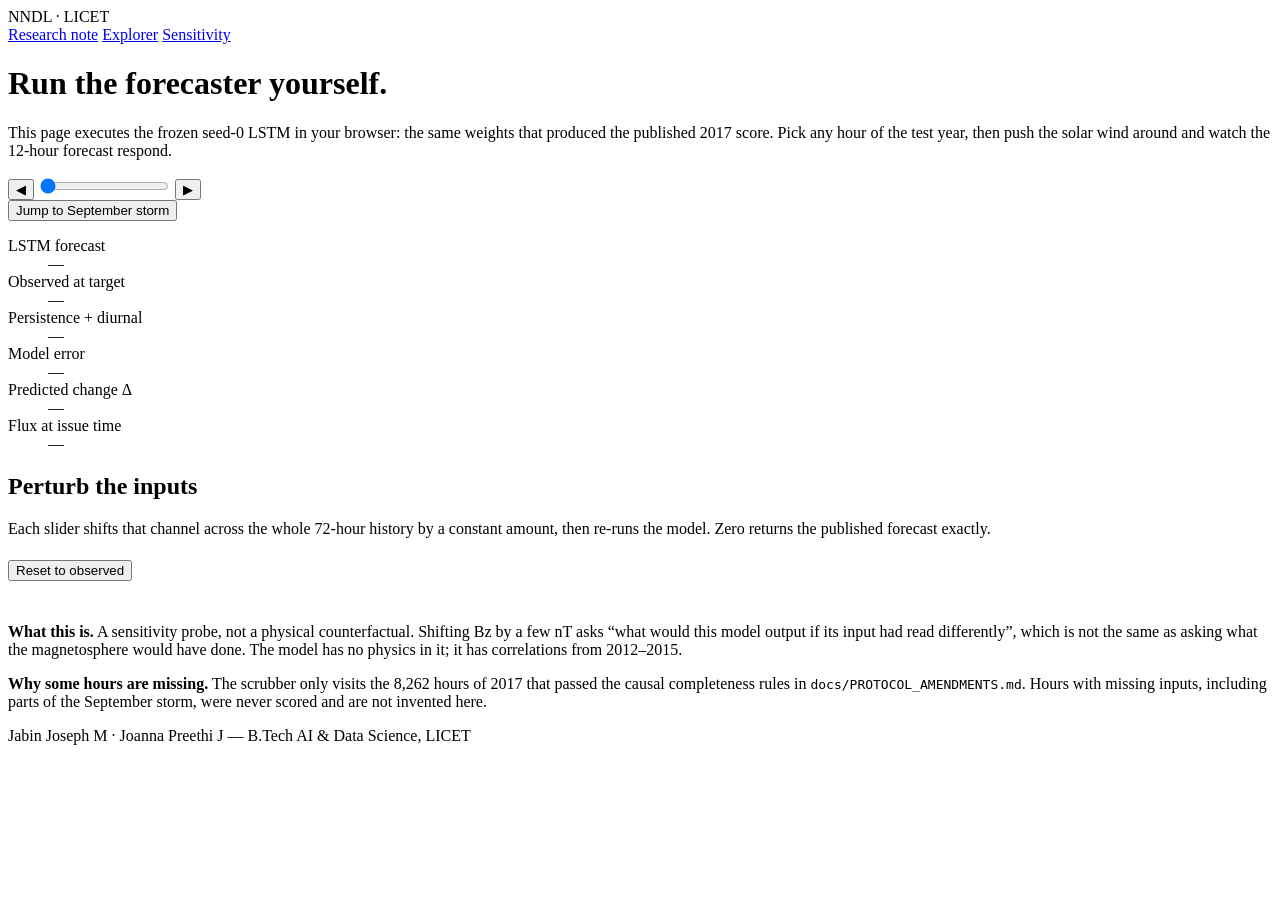
<file: report/demo/explorer.template.html>
<!doctype html>
<html lang="en">
<head>
<meta charset="utf-8">
<meta name="viewport" content="width=device-width,initial-scale=1">
<title>Forecast explorer · 12-hour GEO electron flux</title>
<meta name="description" content="Run the frozen LSTM forecaster in the browser: pick any hour of 2017, perturb the solar-wind inputs, and watch the 12-hour forecast respond.">
<style>/*__DEMO_CSS__*/</style>
</head>
<body>
<div class="shell">
  <header class="masthead">
    <span class="wordmark">NNDL · LICET</span>
    <nav>
      <a href="../index.html">Research note</a>
      <a href="index.html" aria-current="page">Explorer</a>
      <a href="sensitivity.html">Sensitivity</a>
    </nav>
  </header>

  <main>
    <h1>Run the forecaster yourself.</h1>
    <p class="deck">This page executes the frozen seed-0 LSTM in your browser: the same weights that produced the published 2017 score. Pick any hour of the test year, then push the solar wind around and watch the 12-hour forecast respond.</p>

    <div class="scrubber">
      <button id="prev" type="button" title="Previous hour">◀</button>
      <input id="scrub" type="range" min="0" step="1" value="0" aria-label="Forecast issue time">
      <button id="next" type="button" title="Next hour">▶</button>
    </div>
    <div class="scrubber info">
      <time id="issue"></time>
      <span></span>
      <button id="storm" type="button">Jump to September storm</button>
    </div>

    <section class="panel">
      <div class="stage">
        <figure>
          <div id="chart"></div>
          <figcaption id="chart-caption"></figcaption>
        </figure>
      </div>
      <aside class="readout">
        <dl>
          <dt>LSTM forecast</dt>
          <dd class="lead num" id="r-model">—</dd>
          <div class="row-rule"></div>
          <dt><span class="swatch obs"></span>Observed at target</dt>
          <dd class="num" id="r-obs">—</dd>
          <dt><span class="swatch base"></span>Persistence + diurnal</dt>
          <dd class="num" id="r-base">—</dd>
          <dt>Model error</dt>
          <dd class="num" id="r-err">—</dd>
          <div class="row-rule"></div>
          <dt>Predicted change Δ</dt>
          <dd class="num" id="r-delta">—</dd>
          <dt>Flux at issue time</dt>
          <dd class="num" id="r-anchor">—</dd>
        </dl>
        <div class="caution" id="caution" hidden>
          <svg viewBox="0 0 24 24" fill="none" stroke="currentColor" stroke-width="1.7" stroke-linecap="round" aria-hidden="true"><path d="M12 4.5 2.8 20h18.4Z"/><path d="M12 10v4.2"/><path d="M12 17.2h.01"/></svg>
          <div>
            <span class="label">Outside training range</span>
            <p id="caution-text" style="margin:4px 0 0"></p>
          </div>
        </div>
      </aside>
    </section>

    <section class="controls">
      <h2>Perturb the inputs</h2>
      <p class="footnote" style="margin-bottom:18px">Each slider shifts that channel across the whole 72-hour history by a constant amount, then re-runs the model. Zero returns the published forecast exactly.</p>
      <div class="control-grid" id="controls"></div>
      <div style="margin-top:22px;display:flex;gap:10px;flex-wrap:wrap">
        <button id="reset" class="primary" type="button">Reset to observed</button>
      </div>
    </section>

    <section class="controls" style="border-top:1px solid var(--rule);padding-top:26px">
      <p class="footnote"><strong>What this is.</strong> A sensitivity probe, not a physical counterfactual. Shifting Bz by a few nT asks “what would this model output if its input had read differently”, which is not the same as asking what the magnetosphere would have done. The model has no physics in it; it has correlations from 2012–2015.</p>
      <p class="footnote" style="margin-top:12px"><strong>Why some hours are missing.</strong> The scrubber only visits the 8,262 hours of 2017 that passed the causal completeness rules in <code>docs/PROTOCOL_AMENDMENTS.md</code>. Hours with missing inputs, including parts of the September storm, were never scored and are not invented here.</p>
    </section>
  </main>

  <footer>
    <span>Jabin Joseph M · Joanna Preethi J — B.Tech AI &amp; Data Science, LICET</span>
    <span class="provenance" id="provenance"></span>
  </footer>
</div>

<script>
/*__LSTM_JS__*/
/*__RUNTIME_JS__*/
const MODEL = /*__MODEL_JSON__*/;
const SERIES = /*__SERIES_JSON__*/;

const data = loadSeries(SERIES);
const forecaster = buildForecaster(MODEL);
const WINDOW = SERIES.window;
const HORIZON = SERIES.horizonHours;
const SPAN = WINDOW + HORIZON;

// Slider bounds come from the training spread, so the usable range of a control
// is the range the model actually learned something in; the extremes are still
// reachable and still flagged.
const CONTROLS = [
  { channel: 0, label: 'Electron flux', unit: 'log₁₀', step: 0.05, bound: 1.5, format: (v) => v.toFixed(2) },
  { channel: 1, label: 'Solar-wind speed', unit: 'km/s', step: 5, bound: 300, format: (v) => v.toFixed(0) },
  { channel: 2, label: 'IMF Bz (GSM)', unit: 'nT', step: 0.5, bound: 20, format: (v) => v.toFixed(1) },
  { channel: 3, label: 'Dst', unit: 'nT', step: 2, bound: 120, format: (v) => v.toFixed(0) },
];

let offsets = [0, 0, 0, 0];
let sample = 0;

const $ = (id) => document.getElementById(id);
const scrub = $('scrub');
scrub.max = String(data.rows.length - 1);

/* ---- chart ------------------------------------------------------------- */
const W = 920;
const H = 330;
const PAD = { top: 18, right: 112, bottom: 34, left: 58 };

function path(points) {
  let d = '';
  let pen = false;
  for (const [x, y] of points) {
    if (!Number.isFinite(y)) { pen = false; continue; }
    d += (pen ? 'L' : 'M') + x.toFixed(1) + ' ' + y.toFixed(1) + ' ';
    pen = true;
  }
  return d.trim();
}

function drawChart(view) {
  const { row, result, baseline, observed } = view;
  const first = row - WINDOW + 1;

  const history = [];
  const shifted = [];
  const future = [];
  for (let i = 0; i < SPAN; i += 1) {
    const r = first + i;
    const value = data.raw[r * data.channels];
    if (i < WINDOW) {
      history.push(value);
      shifted.push(value + offsets[0]);
    } else {
      future.push(value);
    }
  }

  const candidates = [...history, ...shifted, ...future, result.level, baseline, observed]
    .filter((v) => Number.isFinite(v));
  let lo = Math.min(...candidates);
  let hi = Math.max(...candidates);
  const pad = Math.max(0.25, (hi - lo) * 0.14);
  lo -= pad; hi += pad;

  const x = (i) => PAD.left + (i / (SPAN - 1)) * (W - PAD.left - PAD.right);
  const y = (v) => PAD.top + (1 - (v - lo) / (hi - lo)) * (H - PAD.top - PAD.bottom);

  let svg = `<svg viewBox="0 0 ${W} ${H}" role="img" aria-label="Flux history and 12-hour forecast">`;

  // y grid at whole decades -- real units, not arbitrary ticks.
  for (let decade = Math.ceil(lo); decade <= Math.floor(hi); decade += 1) {
    svg += `<line class="grid-line" x1="${PAD.left}" x2="${W - PAD.right}" y1="${y(decade).toFixed(1)}" y2="${y(decade).toFixed(1)}"/>`;
    svg += `<text class="axis-text" x="${PAD.left - 9}" y="${(y(decade) + 4).toFixed(1)}" text-anchor="end">10${sup(decade)}</text>`;
  }
  svg += `<line class="axis-line" x1="${PAD.left}" x2="${PAD.left}" y1="${PAD.top}" y2="${H - PAD.bottom}"/>`;

  // Ticks are anchored on the issue time so 0 is always labelled; a window that
  // never names its own origin makes the horizon ambiguous.
  for (let hours = -60; hours <= HORIZON; hours += 12) {
    const i = hours + WINDOW - 1;
    svg += `<text class="axis-text" x="${x(i).toFixed(1)}" y="${H - PAD.bottom + 18}" text-anchor="middle">${hours > 0 ? '+' : ''}${hours}</text>`;
  }
  svg += `<text class="axis-text" x="${((PAD.left + W - PAD.right) / 2).toFixed(1)}" y="${H - 3}" text-anchor="middle">hours from issue time</text>`;

  const issueX = x(WINDOW - 1);
  svg += `<line class="issue-rule" x1="${issueX.toFixed(1)}" x2="${issueX.toFixed(1)}" y1="${PAD.top}" y2="${H - PAD.bottom}"/>`;
  svg += `<text class="axis-text" x="${(issueX - 6).toFixed(1)}" y="${PAD.top + 11}" text-anchor="end">issue</text>`;

  // observed truth after the issue time, drawn lighter: it is context, not input
  const futurePoints = [[issueX, y(history[WINDOW - 1])]];
  for (let i = 0; i < future.length; i += 1) futurePoints.push([x(WINDOW + i), y(future[i])]);
  svg += `<path class="series-obs" style="opacity:.42" d="${path(futurePoints)}"/>`;

  svg += `<path class="series-obs" d="${path(history.map((v, i) => [x(i), y(v)]))}"/>`;
  if (offsets[0] !== 0) {
    svg += `<path class="series-shifted" d="${path(shifted.map((v, i) => [x(i), y(v)]))}"/>`;
  }

  const targetX = x(SPAN - 1);
  if (Number.isFinite(baseline)) {
    svg += `<rect x="${(targetX - 3.5).toFixed(1)}" y="${(y(baseline) - 3.5).toFixed(1)}" width="7" height="7" fill="var(--muted)"/>`;
  }
  if (Number.isFinite(observed)) {
    svg += `<circle cx="${targetX.toFixed(1)}" cy="${y(observed).toFixed(1)}" r="4" fill="var(--blue)"/>`;
  }
  svg += `<line class="series-model" x1="${issueX.toFixed(1)}" y1="${y(result.anchor).toFixed(1)}" x2="${targetX.toFixed(1)}" y2="${y(result.level).toFixed(1)}"/>`;
  svg += `<circle cx="${targetX.toFixed(1)}" cy="${y(result.level).toFixed(1)}" r="5.5" fill="var(--signal)"/>`;

  // direct labels instead of a legend
  const labels = [
    { v: result.level, text: 'LSTM', fill: 'var(--signal)' },
    { v: observed, text: 'observed', fill: 'var(--blue)' },
    { v: baseline, text: 'baseline', fill: 'var(--muted)' },
  ].filter((l) => Number.isFinite(l.v)).sort((a, b) => y(a.v) - y(b.v));
  let lastY = -Infinity;
  for (const label of labels) {
    const ly = Math.max(y(label.v) + 4, lastY + 15);
    lastY = ly;
    svg += `<text class="direct-label" x="${(targetX + 11).toFixed(1)}" y="${ly.toFixed(1)}" fill="${label.fill}">${label.text}</text>`;
  }

  svg += '</svg>';
  return svg;
}

const SUPERSCRIPT = { '-': '⁻', 0: '⁰', 1: '¹', 2: '²', 3: '³', 4: '⁴', 5: '⁵', 6: '⁶', 7: '⁷', 8: '⁸', 9: '⁹' };
function sup(n) { return String(n).split('').map((c) => SUPERSCRIPT[c] || c).join(''); }

/* ---- channel strips ----------------------------------------------------- */
function drawStrip(channel) {
  const row = data.rows[sample];
  const first = row - WINDOW + 1;
  const base = [];
  const moved = [];
  for (let t = first; t <= row; t += 1) {
    base.push(physical(data, t, channel));
    moved.push(physical(data, t, channel, offsets[channel]));
  }
  const all = [...base, ...moved].filter(Number.isFinite);
  let lo = Math.min(...all);
  let hi = Math.max(...all);
  if (hi - lo < 1e-6) { hi += 1; lo -= 1; }
  const pad = (hi - lo) * 0.16;
  lo -= pad; hi += pad;
  const w = 260;
  const h = 54;
  const x = (i) => (i / (WINDOW - 1)) * w;
  const y = (v) => h - ((v - lo) / (hi - lo)) * h;
  let svg = `<svg viewBox="0 0 ${w} ${h}" preserveAspectRatio="none" style="height:54px" aria-hidden="true">`;
  svg += `<path class="series-obs" style="stroke-width:1.3" d="${path(base.map((v, i) => [x(i), y(v)]))}"/>`;
  if (offsets[channel] !== 0) {
    svg += `<path class="series-shifted" d="${path(moved.map((v, i) => [x(i), y(v)]))}"/>`;
  }
  svg += '</svg>';
  return svg;
}

/* ---- controls ----------------------------------------------------------- */
function buildControls() {
  $('controls').innerHTML = CONTROLS.map((c) => `
    <div class="control">
      <div class="control-head">
        <span class="label">${c.label}</span>
        <output id="out-${c.channel}">0 ${c.unit}</output>
      </div>
      <div id="strip-${c.channel}"></div>
      <input type="range" id="slider-${c.channel}" min="${-c.bound}" max="${c.bound}" step="${c.step}" value="0"
             aria-label="Shift ${c.label}">
    </div>`).join('');
  for (const c of CONTROLS) {
    $(`slider-${c.channel}`).addEventListener('input', (event) => {
      offsets[c.channel] = Number(event.target.value);
      render();
    });
  }
}

/* ---- render ------------------------------------------------------------- */
function render() {
  const row = data.rows[sample];
  const result = forecastAt(data, forecaster, row, offsets);
  const observed = data.obs[sample];
  const baseline = data.persistenceDiurnal[sample];

  $('chart').innerHTML = drawChart({ row, result, baseline, observed });
  $('issue').textContent = 'Issued ' + formatUtc(rowTime(data, row + 1)) + ' · target ' + formatUtc(rowTime(data, row + 1 + HORIZON));

  const moved = offsets.some((o) => o !== 0);
  $('r-model').textContent = result.level.toFixed(3);
  $('r-obs').textContent = moved ? '—' : observed.toFixed(3);
  $('r-base').textContent = moved ? '—' : baseline.toFixed(3);
  $('r-err').textContent = moved ? '—' : (result.level - observed >= 0 ? '+' : '') + (result.level - observed).toFixed(3);
  $('r-delta').textContent = (result.delta >= 0 ? '+' : '') + result.delta.toFixed(3);
  $('r-anchor').textContent = result.anchor.toFixed(3);

  $('chart-caption').textContent = moved
    ? 'Dashed red shows the perturbed input history. Observed and baseline values are hidden because they describe the real hour, which you have changed.'
    : 'Blue is observed flux; faint blue after the issue line is what actually happened. Red is the 12-hour LSTM forecast; grey square is persistence + diurnal.';

  for (const c of CONTROLS) {
    const out = $(`out-${c.channel}`);
    const value = offsets[c.channel];
    out.textContent = (value > 0 ? '+' : '') + c.format(value) + ' ' + c.unit;
    out.classList.toggle('shifted', value !== 0);
    $(`strip-${c.channel}`).innerHTML = drawStrip(c.channel);
  }

  const flagged = offManifold(data, row, offsets);
  const caution = $('caution');
  caution.hidden = flagged.length === 0;
  if (flagged.length) {
    $('caution-text').textContent = flagged.map((f) => {
      const name = CHANNEL_LABELS[f.channel];
      const unit = f.channel === 0 ? '' : ' ' + CHANNEL_UNITS[f.channel];
      const below = f.low < f.stats.min;
      return `${name} reaches ${(below ? f.low : f.high).toFixed(1)}${unit}, past the training ${below ? 'minimum' : 'maximum'} of ${(below ? f.stats.min : f.stats.max).toFixed(1)}${unit}.`;
    }).join(' ') + ' The model is extrapolating; treat the forecast as unsupported.';
  }

  $('reset').disabled = !moved;
}

/* ---- wiring ------------------------------------------------------------- */
scrub.addEventListener('input', (event) => { sample = Number(event.target.value); render(); });
$('prev').addEventListener('click', () => { sample = Math.max(0, sample - 1); scrub.value = sample; render(); });
$('next').addEventListener('click', () => { sample = Math.min(data.rows.length - 1, sample + 1); scrub.value = sample; render(); });
$('reset').addEventListener('click', () => {
  offsets = [0, 0, 0, 0];
  for (const c of CONTROLS) $(`slider-${c.channel}`).value = '0';
  render();
});
$('storm').addEventListener('click', () => {
  // 2017-09-08 00:00 UTC issue time, inside the largest storm of the test year.
  const target = Date.UTC(2017, 8, 8, 0) ;
  let best = 0;
  let bestGap = Infinity;
  for (let i = 0; i < data.rows.length; i += 1) {
    const gap = Math.abs(rowTime(data, data.rows[i] + 1).getTime() - target);
    if (gap < bestGap) { bestGap = gap; best = i; }
  }
  sample = best;
  scrub.value = sample;
  render();
});

$('provenance').textContent = 'seed 0 · checkpoint ' + MODEL.provenance.checkpoint_sha256.slice(0, 12) + ' · dataset ' + SERIES.provenance.dataset_sha256.slice(0, 12);

buildControls();
// Open on the first scorable hour of the test year. Opening on the storm would
// show the model at its worst, which is as much a cherry-pick as opening on its
// best hour; the storm stays one click away.
render();
</script>
</body>
</html>
</file>
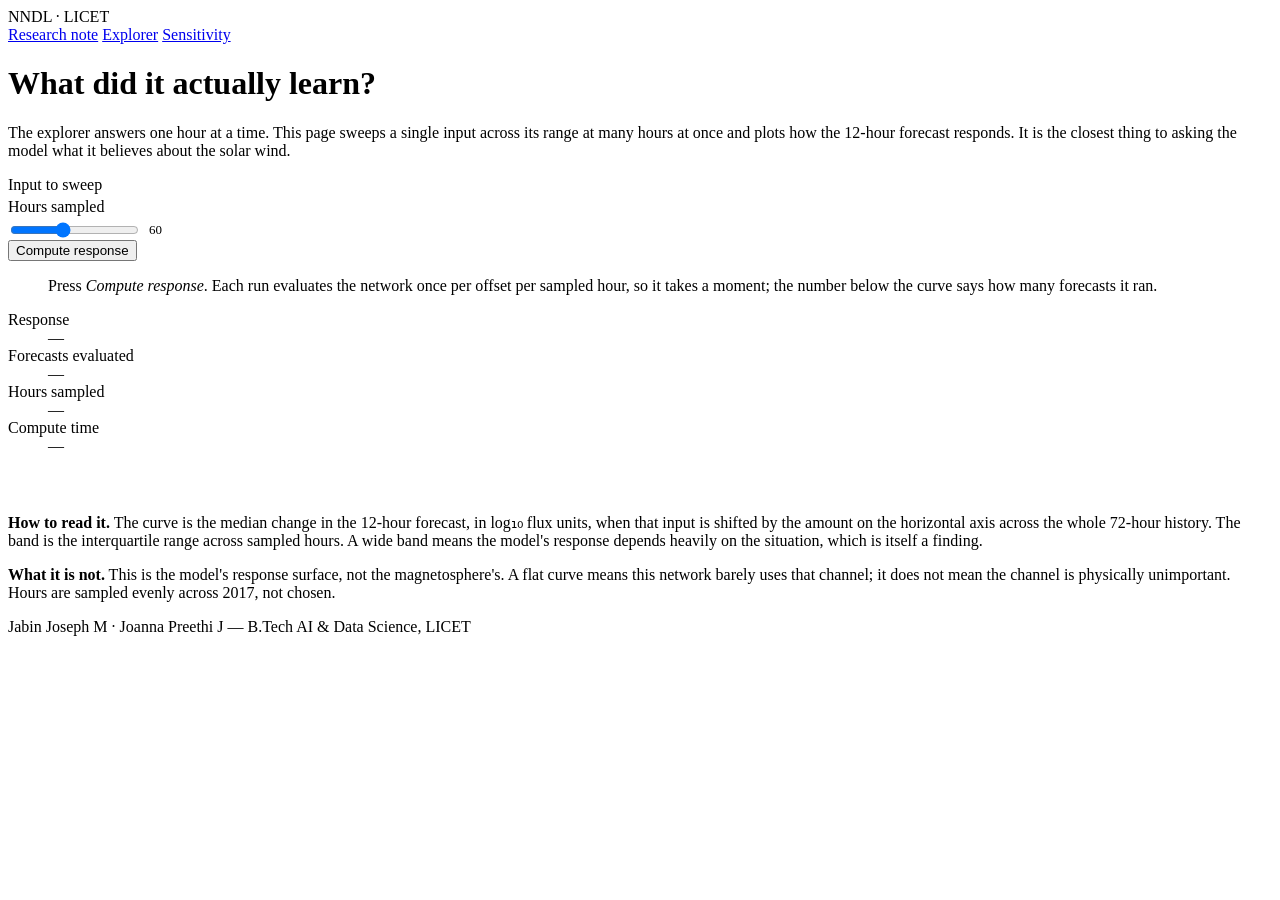
<file: report/demo/sensitivity.template.html>
<!doctype html>
<html lang="en">
<head>
<meta charset="utf-8">
<meta name="viewport" content="width=device-width,initial-scale=1">
<title>Sensitivity · 12-hour GEO electron flux</title>
<meta name="description" content="Sweep one input across its range and plot how the frozen LSTM's 12-hour forecast responds, averaged over the 2017 test year.">
<style>/*__DEMO_CSS__*/</style>
</head>
<body>
<div class="shell">
  <header class="masthead">
    <span class="wordmark">NNDL · LICET</span>
    <nav>
      <a href="../index.html">Research note</a>
      <a href="index.html">Explorer</a>
      <a href="sensitivity.html" aria-current="page">Sensitivity</a>
    </nav>
  </header>

  <main>
    <h1>What did it actually learn?</h1>
    <p class="deck">The explorer answers one hour at a time. This page sweeps a single input across its range at many hours at once and plots how the 12-hour forecast responds. It is the closest thing to asking the model what it believes about the solar wind.</p>

    <div class="control-grid sweep-controls">
      <div class="control">
        <span class="label">Input to sweep</span>
        <div id="channel-buttons" style="display:flex;gap:8px;flex-wrap:wrap;margin-top:4px"></div>
      </div>
      <div class="control">
        <span class="label">Hours sampled</span>
        <div style="display:flex;gap:8px;align-items:center;margin-top:4px">
          <input type="range" id="depth" min="20" max="120" step="20" value="60" aria-label="Number of hours sampled">
          <output id="depth-out" class="num" style="font-size:13px">60</output>
        </div>
      </div>
      <div class="control" style="align-self:end">
        <button id="run" class="primary" type="button">Compute response</button>
      </div>
    </div>

    <section class="panel">
      <div class="stage">
        <figure>
          <div id="chart"></div>
          <figcaption id="caption">Press <em>Compute response</em>. Each run evaluates the network once per offset per sampled hour, so it takes a moment; the number below the curve says how many forecasts it ran.</figcaption>
        </figure>
      </div>
      <aside class="readout">
        <dl>
          <dt id="s-readout-label">Response</dt>
          <dd class="lead num" id="s-readout">—</dd>
          <div class="row-rule"></div>
          <dt>Forecasts evaluated</dt>
          <dd class="num" id="s-count">—</dd>
          <dt>Hours sampled</dt>
          <dd class="num" id="s-hours">—</dd>
          <dt>Compute time</dt>
          <dd class="num" id="s-time">—</dd>
        </dl>
        <div class="caution" id="caution" hidden>
          <svg viewBox="0 0 24 24" fill="none" stroke="currentColor" stroke-width="1.7" stroke-linecap="round" aria-hidden="true"><path d="M12 4.5 2.8 20h18.4Z"/><path d="M12 10v4.2"/><path d="M12 17.2h.01"/></svg>
          <div>
            <span class="label">Shaded ends are extrapolation</span>
            <p style="margin:4px 0 0" id="caution-text"></p>
          </div>
        </div>
      </aside>
    </section>

    <section class="controls" style="padding-top:26px">
      <p class="footnote"><strong>How to read it.</strong> The curve is the median change in the 12-hour forecast, in log₁₀ flux units, when that input is shifted by the amount on the horizontal axis across the whole 72-hour history. The band is the interquartile range across sampled hours. A wide band means the model's response depends heavily on the situation, which is itself a finding.</p>
      <p class="footnote" style="margin-top:12px"><strong>What it is not.</strong> This is the model's response surface, not the magnetosphere's. A flat curve means this network barely uses that channel; it does not mean the channel is physically unimportant. Hours are sampled evenly across 2017, not chosen.</p>
    </section>
  </main>

  <footer>
    <span>Jabin Joseph M · Joanna Preethi J — B.Tech AI &amp; Data Science, LICET</span>
    <span class="provenance" id="provenance"></span>
  </footer>
</div>

<script>
/*__LSTM_JS__*/
/*__RUNTIME_JS__*/
const MODEL = /*__MODEL_JSON__*/;
const SERIES = /*__SERIES_JSON__*/;

const data = loadSeries(SERIES);
const forecaster = buildForecaster(MODEL);
const $ = (id) => document.getElementById(id);

const SWEEPS = [
  { channel: 0, label: 'Electron flux', unit: 'log₁₀', bound: 1.0, tick: (v) => v.toFixed(1) },
  { channel: 1, label: 'Wind speed', unit: 'km/s', bound: 250, tick: (v) => v.toFixed(0) },
  { channel: 2, label: 'IMF Bz', unit: 'nT', bound: 15, tick: (v) => v.toFixed(0) },
  { channel: 3, label: 'Dst', unit: 'nT', bound: 100, tick: (v) => v.toFixed(0) },
];
const STEPS = 21;

let active = 1;
let depth = 60;
let busy = false;

/* ---- sweep -------------------------------------------------------------- */
/** Evenly spaced hours across the test year: deterministic, and stated on the page. */
function sampleRows(count) {
  const rows = [];
  for (let i = 0; i < count; i += 1) {
    rows.push(data.rows[Math.floor((i + 0.5) * data.rows.length / count)]);
  }
  return rows;
}

/**
 * Run the sweep in animation-frame slices so the button can show progress
 * instead of the tab locking up; at 60 hours this is thousands of forward
 * passes and a frozen page would read as a broken one.
 */
function sweep(spec, rows, onDone) {
  const offsets = [];
  for (let s = 0; s < STEPS; s += 1) offsets.push(-spec.bound + (2 * spec.bound * s) / (STEPS - 1));
  const zero = (STEPS - 1) / 2;
  const columns = offsets.map(() => []);
  const started = performance.now();
  let evaluated = 0;
  let index = 0;

  function chunk() {
    const until = performance.now() + 24;
    while (index < rows.length && performance.now() < until) {
      const row = rows[index];
      const shift = [0, 0, 0, 0];
      const base = forecastAt(data, forecaster, row, shift).level;
      for (let s = 0; s < STEPS; s += 1) {
        shift[spec.channel] = offsets[s];
        columns[s].push(forecastAt(data, forecaster, row, shift).level - base);
        evaluated += 1;
      }
      evaluated += 1;
      index += 1;
    }
    $('run').textContent = `Computing ${Math.round((index / rows.length) * 100)}%`;
    if (index < rows.length) { requestAnimationFrame(chunk); return; }
    onDone({ offsets, columns, zero, evaluated, elapsed: performance.now() - started });
  }
  requestAnimationFrame(chunk);
}

const quantile = (sorted, q) => {
  const pos = (sorted.length - 1) * q;
  const low = Math.floor(pos);
  return sorted[low] + (sorted[Math.min(low + 1, sorted.length - 1)] - sorted[low]) * (pos - low);
};

/* ---- chart -------------------------------------------------------------- */
// top padding leaves a clear band for the axis title above the highest tick
const W = 920, H = 372, PAD = { top: 38, right: 26, bottom: 46, left: 70 };

function draw(spec, result) {
  const stats = result.columns.map((column) => {
    const sorted = [...column].sort((a, b) => a - b);
    return { lo: quantile(sorted, 0.25), mid: quantile(sorted, 0.5), hi: quantile(sorted, 0.75) };
  });
  const values = stats.flatMap((s) => [s.lo, s.hi]);
  let lo = Math.min(...values, 0), hi = Math.max(...values, 0);
  const pad = Math.max(0.02, (hi - lo) * 0.16);
  lo -= pad; hi += pad;

  const x = (v) => PAD.left + ((v + spec.bound) / (2 * spec.bound)) * (W - PAD.left - PAD.right);
  const y = (v) => PAD.top + (1 - (v - lo) / (hi - lo)) * (H - PAD.top - PAD.bottom);

  let svg = `<svg viewBox="0 0 ${W} ${H}" role="img" aria-label="Forecast response to ${spec.label}">`;

  // Extrapolation shading: offsets that push the median hour past anything the
  // training years contained.
  const stat = data.trainStats[spec.channel];
  const median = stat.p50;
  const lowLimit = stat.min - median;
  const highLimit = stat.max - median;
  if (-spec.bound < lowLimit) {
    svg += `<rect x="${x(-spec.bound).toFixed(1)}" y="${PAD.top}" width="${(x(lowLimit) - x(-spec.bound)).toFixed(1)}" height="${H - PAD.top - PAD.bottom}" fill="var(--amber-soft)" opacity=".55"/>`;
  }
  if (spec.bound > highLimit) {
    svg += `<rect x="${x(highLimit).toFixed(1)}" y="${PAD.top}" width="${(x(spec.bound) - x(highLimit)).toFixed(1)}" height="${H - PAD.top - PAD.bottom}" fill="var(--amber-soft)" opacity=".55"/>`;
  }

  for (let t = 0; t <= 4; t += 1) {
    const value = lo + ((hi - lo) * t) / 4;
    svg += `<line class="grid-line" x1="${PAD.left}" x2="${W - PAD.right}" y1="${y(value).toFixed(1)}" y2="${y(value).toFixed(1)}"/>`;
    svg += `<text class="axis-text" x="${PAD.left - 10}" y="${(y(value) + 4).toFixed(1)}" text-anchor="end">${value >= 0 ? '+' : ''}${value.toFixed(2)}</text>`;
  }
  svg += `<line class="axis-line" x1="${PAD.left}" x2="${W - PAD.right}" y1="${y(0).toFixed(1)}" y2="${y(0).toFixed(1)}"/>`;
  svg += `<line class="issue-rule" x1="${x(0).toFixed(1)}" x2="${x(0).toFixed(1)}" y1="${PAD.top}" y2="${H - PAD.bottom}"/>`;

  for (let s = 0; s < STEPS; s += 5) {
    const value = result.offsets[s];
    svg += `<text class="axis-text" x="${x(value).toFixed(1)}" y="${H - PAD.bottom + 19}" text-anchor="middle">${value > 0 ? '+' : ''}${spec.tick(value)}</text>`;
  }
  svg += `<text class="axis-text" x="${((PAD.left + W - PAD.right) / 2).toFixed(1)}" y="${H - 8}" text-anchor="middle">shift applied to ${spec.label.toLowerCase()} (${spec.unit})</text>`;
  svg += `<text class="axis-text" x="${PAD.left - 10}" y="16" text-anchor="end">Δ forecast</text>`;
  svg += `<text class="axis-text" x="${PAD.left + 6}" y="16">log₁₀ flux, median across sampled hours</text>`;

  const band = result.offsets.map((v, s) => `${x(v).toFixed(1)} ${y(stats[s].hi).toFixed(1)}`)
    .concat(result.offsets.map((v, s) => `${x(v).toFixed(1)} ${y(stats[s].lo).toFixed(1)}`).reverse());
  svg += `<path d="M${band.join(' L')} Z" fill="var(--signal)" opacity=".13"/>`;

  let d = '';
  result.offsets.forEach((v, s) => { d += (s ? 'L' : 'M') + x(v).toFixed(1) + ' ' + y(stats[s].mid).toFixed(1) + ' '; });
  svg += `<path class="series-model" d="${d.trim()}"/>`;
  svg += `<circle cx="${x(0).toFixed(1)}" cy="${y(stats[result.zero].mid).toFixed(1)}" r="4" fill="var(--ink)"/>`;
  svg += '</svg>';

  // Slope per physical unit, measured across the middle of the range where the
  // model is on firm ground.
  const span = result.offsets[STEPS - 2] - result.offsets[1];
  const slope = (stats[STEPS - 2].mid - stats[1].mid) / span;
  return { svg, slope, stats };
}

/* ---- render ------------------------------------------------------------- */
function renderButtons() {
  $('channel-buttons').innerHTML = SWEEPS.map((s) =>
    `<button type="button" data-channel="${s.channel}"${s.channel === active ? ' class="primary"' : ''}>${s.label}</button>`).join('');
  $('channel-buttons').querySelectorAll('button').forEach((button) => {
    button.addEventListener('click', () => {
      active = Number(button.dataset.channel);
      renderButtons();
      $('chart').innerHTML = '';
      $('caption').textContent = `Ready to sweep ${SWEEPS[active].label.toLowerCase()}. Press Compute response.`;
      $('s-readout').textContent = '—';
      $('caution').hidden = true;
    });
  });
}

function run() {
  if (busy) return;
  busy = true;
  const spec = SWEEPS[active];
  $('run').disabled = true;
  sweep(spec, sampleRows(depth), (result) => {
    const { svg, slope, stats } = draw(spec, result);
    $('chart').innerHTML = svg;
    const perUnit = spec.channel === 0 ? slope : slope * (spec.channel === 1 ? 100 : 10);
    const unitLabel = spec.channel === 0 ? 'per log₁₀' : (spec.channel === 1 ? 'per 100 km/s' : 'per 10 nT');
    $('s-readout-label').textContent = 'Response ' + unitLabel;
    $('s-readout').textContent = (perUnit >= 0 ? '+' : '') + perUnit.toFixed(3);
    $('s-count').textContent = result.evaluated.toLocaleString();
    $('s-hours').textContent = String(depth);
    $('s-time').textContent = (result.elapsed / 1000).toFixed(1) + ' s';
    $('caption').textContent = `Median change in the 12-hour forecast across ${depth} hours of 2017, ${unitLabel}: ${(perUnit >= 0 ? '+' : '') + perUnit.toFixed(3)} log₁₀. Band is the interquartile range; the dot marks the unperturbed forecast.`;

    const stat = data.trainStats[spec.channel];
    const beyond = spec.bound > (stat.max - stat.p50) || -spec.bound < (stat.min - stat.p50);
    $('caution').hidden = !beyond;
    if (beyond) {
      $('caution-text').textContent = `Training ${spec.label.toLowerCase()} ran from ${stat.min.toFixed(1)} to ${stat.max.toFixed(1)} ${spec.unit}. Shifts reaching outside that span move the inputs where the model has no evidence, so the curve's ends describe the network, not the physics.`;
    }
    $('run').textContent = 'Compute response';
    $('run').disabled = false;
    busy = false;
  });
}

$('run').addEventListener('click', run);
$('depth').addEventListener('input', (event) => { depth = Number(event.target.value); $('depth-out').textContent = String(depth); });
$('provenance').textContent = 'seed 0 · checkpoint ' + MODEL.provenance.checkpoint_sha256.slice(0, 12) + ' · dataset ' + SERIES.provenance.dataset_sha256.slice(0, 12);

renderButtons();
run();
</script>
</body>
</html>
</file>
